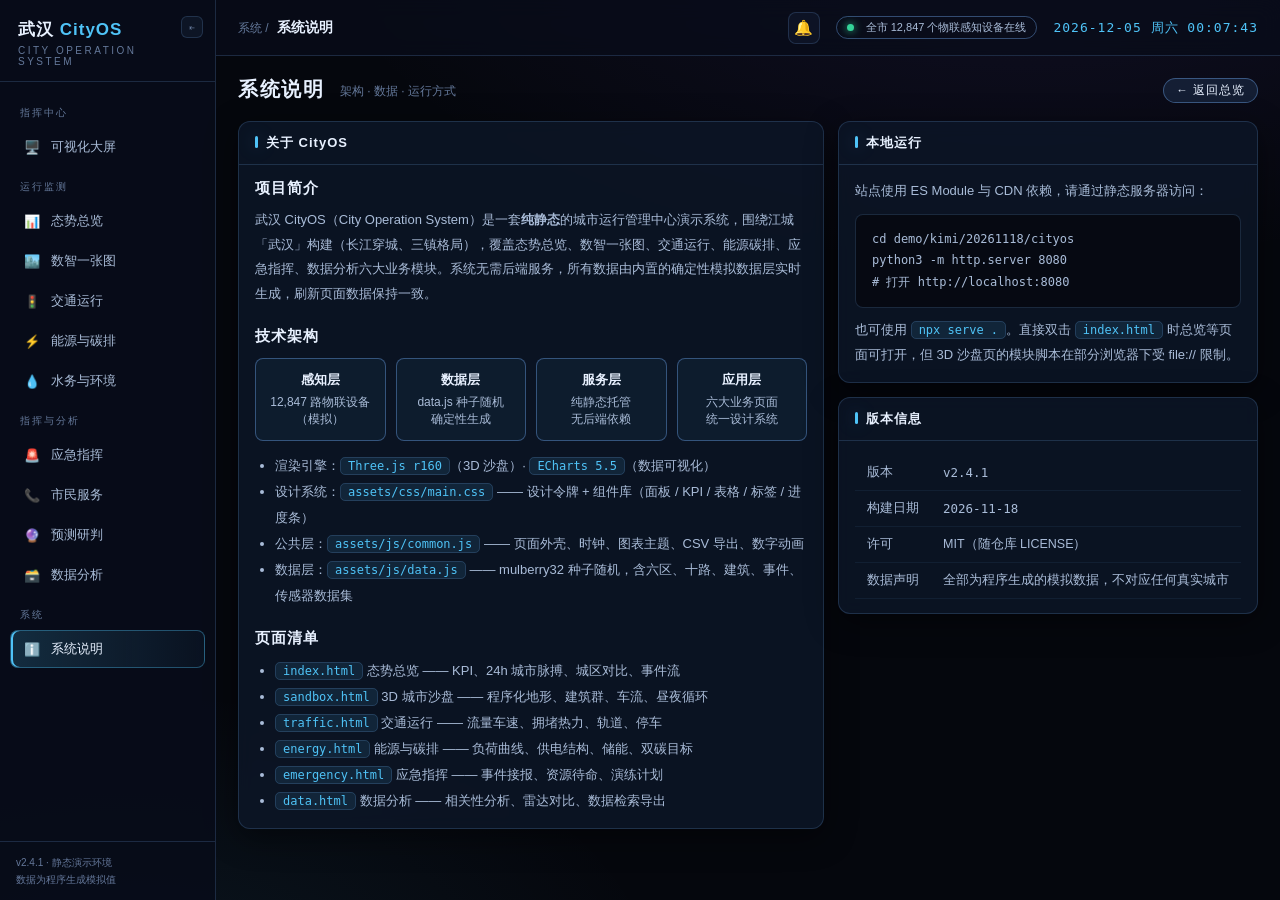
<file: demo/kimi/20261118/cityos/about.html>
<!DOCTYPE html>
<html lang="zh-CN">
<head>
<meta charset="UTF-8" />
<meta name="viewport" content="width=device-width, initial-scale=1.0" />
<title>系统说明 · 武汉 CityOS</title>
<link rel="stylesheet" href="assets/css/main.css" />
<style>
  .doc h3 { font-size: 15px; margin: 20px 0 10px; letter-spacing: 1px; }
  .doc h3:first-child { margin-top: 0; }
  .doc p { color: var(--text-mid); font-size: 13px; line-height: 1.9; }
  .doc ul { color: var(--text-mid); font-size: 13px; line-height: 2; padding-left: 20px; }
  .doc code {
    font-family: var(--mono); font-size: 12px;
    background: rgba(79, 195, 247, 0.1); border: 1px solid var(--border);
    border-radius: 5px; padding: 1px 7px; color: var(--accent);
  }
  .doc pre {
    font-family: var(--mono); font-size: 12px; line-height: 1.8;
    background: rgba(5, 8, 15, 0.8); border: 1px solid var(--border);
    border-radius: var(--radius-s); padding: 14px 16px; overflow-x: auto;
    color: var(--text-mid); margin: 10px 0;
  }
  .arch { display: grid; grid-template-columns: repeat(4, 1fr); gap: 10px; margin: 12px 0; }
  .arch .layer {
    border: 1px solid var(--border-strong); border-radius: var(--radius-s);
    padding: 12px; text-align: center; font-size: 12px; color: var(--text-mid);
    background: rgba(79, 195, 247, 0.05);
  }
  .arch .layer b { display: block; color: var(--text-hi); margin-bottom: 5px; font-size: 13px; }
  @media (max-width: 900px) { .arch { grid-template-columns: repeat(2, 1fr); } }
</style>
</head>
<body>
<div class="layout">
  <aside class="sidebar" id="sidebar"></aside>
  <div class="main">
    <header class="topbar" id="topbar"></header>
    <main class="page">

      <div class="page-head">
        <h2>系统说明</h2>
        <span class="desc">架构 · 数据 · 运行方式</span>
        <div class="actions"><a class="btn sm" href="index.html">← 返回总览</a></div>
      </div>

      <div class="grid g-21">
        <div class="panel">
          <div class="p-head"><span class="p-title">关于 CityOS</span></div>
          <div class="p-body doc">
            <h3>项目简介</h3>
            <p>武汉 CityOS（City Operation System）是一套<b>纯静态</b>的城市运行管理中心演示系统，围绕江城「武汉」构建（长江穿城、三镇格局），覆盖态势总览、数智一张图、交通运行、能源碳排、应急指挥、数据分析六大业务模块。系统无需后端服务，所有数据由内置的确定性模拟数据层实时生成，刷新页面数据保持一致。</p>

            <h3>技术架构</h3>
            <div class="arch">
              <div class="layer"><b>感知层</b>12,847 路物联设备<br/>（模拟）</div>
              <div class="layer"><b>数据层</b>data.js 种子随机<br/>确定性生成</div>
              <div class="layer"><b>服务层</b>纯静态托管<br/>无后端依赖</div>
              <div class="layer"><b>应用层</b>六大业务页面<br/>统一设计系统</div>
            </div>
            <ul>
              <li>渲染引擎：<code>Three.js r160</code>（3D 沙盘）· <code>ECharts 5.5</code>（数据可视化）</li>
              <li>设计系统：<code>assets/css/main.css</code> —— 设计令牌 + 组件库（面板 / KPI / 表格 / 标签 / 进度条）</li>
              <li>公共层：<code>assets/js/common.js</code> —— 页面外壳、时钟、图表主题、CSV 导出、数字动画</li>
              <li>数据层：<code>assets/js/data.js</code> —— mulberry32 种子随机，含六区、十路、建筑、事件、传感器数据集</li>
            </ul>

            <h3>页面清单</h3>
            <ul>
              <li><code>index.html</code> 态势总览 —— KPI、24h 城市脉搏、城区对比、事件流</li>
              <li><code>sandbox.html</code> 3D 城市沙盘 —— 程序化地形、建筑群、车流、昼夜循环</li>
              <li><code>traffic.html</code> 交通运行 —— 流量车速、拥堵热力、轨道、停车</li>
              <li><code>energy.html</code> 能源与碳排 —— 负荷曲线、供电结构、储能、双碳目标</li>
              <li><code>emergency.html</code> 应急指挥 —— 事件接报、资源待命、演练计划</li>
              <li><code>data.html</code> 数据分析 —— 相关性分析、雷达对比、数据检索导出</li>
            </ul>
          </div>
        </div>

        <div>
          <div class="panel">
            <div class="p-head"><span class="p-title">本地运行</span></div>
            <div class="p-body doc">
              <p>站点使用 ES Module 与 CDN 依赖，请通过静态服务器访问：</p>
              <pre>cd demo/kimi/20261118/cityos
python3 -m http.server 8080
# 打开 http://localhost:8080</pre>
              <p>也可使用 <code>npx serve .</code>。直接双击 <code>index.html</code> 时总览等页面可打开，但 3D 沙盘页的模块脚本在部分浏览器下受 file:// 限制。</p>
            </div>
          </div>
          <div class="panel mt">
            <div class="p-head"><span class="p-title">版本信息</span></div>
            <div class="p-body">
              <table class="tbl">
                <tbody>
                  <tr><td class="dim">版本</td><td class="mono">v2.4.1</td></tr>
                  <tr><td class="dim">构建日期</td><td class="mono">2026-11-18</td></tr>
                  <tr><td class="dim">许可</td><td>MIT（随仓库 LICENSE）</td></tr>
                  <tr><td class="dim">数据声明</td><td class="dim">全部为程序生成的模拟数据，不对应任何真实城市</td></tr>
                </tbody>
              </table>
            </div>
          </div>
        </div>
      </div>

    </main>
  </div>
</div>

<script src="assets/js/data.js"></script>
<script src="assets/js/common.js"></script>
<script>CityOS.mount('about');</script>
</body>
</html>
</file>
<file: demo/kimi/20261118/cityos/assets/css/main.css>
/* ============================================================
 * CityOS 设计系统 · main.css
 * 武汉城市运行管理中心 —— 统一视觉语言
 * ============================================================ */

/* ---------- 设计令牌 ---------- */
:root {
  /* 色彩 */
  --bg-deep: #05070d;
  --bg-base: #0a1020;
  --bg-panel: rgba(13, 22, 40, 0.82);
  --bg-panel-solid: #0d1628;
  --bg-hover: rgba(79, 195, 247, 0.08);
  --border: rgba(120, 180, 255, 0.18);
  --border-strong: rgba(120, 180, 255, 0.38);
  --text-hi: #e8f1ff;
  --text-mid: #a9bcd8;
  --text-low: #64789a;
  --accent: #4fc3f7;
  --accent-2: #7c5cff;
  --ok: #34d399;
  --warn: #fbbf24;
  --danger: #f87171;
  --info: #60a5fa;
  /* 尺寸 */
  --sidebar-w: 216px;
  --topbar-h: 56px;
  --radius-s: 8px;
  --radius-m: 12px;
  --radius-l: 16px;
  /* 字体 */
  --font: "PingFang SC", "Microsoft YaHei", "Segoe UI", "Helvetica Neue", sans-serif;
  --mono: "SF Mono", "JetBrains Mono", "Consolas", monospace;
  /* 阴影 */
  --shadow: 0 8px 32px rgba(0, 0, 0, 0.45);
  --glow-accent: 0 0 18px rgba(79, 195, 247, 0.35);
}

* { margin: 0; padding: 0; box-sizing: border-box; }
html, body { height: 100%; }
body {
  background:
    radial-gradient(1200px 600px at 80% -10%, rgba(124, 92, 255, 0.10), transparent 60%),
    radial-gradient(900px 500px at 10% 110%, rgba(79, 195, 247, 0.08), transparent 60%),
    var(--bg-deep);
  color: var(--text-hi);
  font-family: var(--font);
  font-size: 14px;
  overflow-x: hidden;
}
a { color: var(--accent); text-decoration: none; }
::-webkit-scrollbar { width: 8px; height: 8px; }
::-webkit-scrollbar-thumb { background: rgba(120, 180, 255, 0.22); border-radius: 4px; }
::-webkit-scrollbar-track { background: transparent; }

/* ---------- 布局骨架 ---------- */
.layout { display: flex; min-height: 100vh; }

.sidebar {
  width: var(--sidebar-w); flex-shrink: 0;
  background: rgba(8, 13, 26, 0.92);
  border-right: 1px solid var(--border);
  display: flex; flex-direction: column;
  position: sticky; top: 0; height: 100vh;
  z-index: 50;
}
.sidebar .brand {
  padding: 18px 18px 14px;
  border-bottom: 1px solid var(--border);
}
.sidebar .brand .name { font-size: 17px; font-weight: 700; letter-spacing: 1px; }
.sidebar .brand .name em { color: var(--accent); font-style: normal; }
.sidebar .brand .sub { font-size: 10px; color: var(--text-low); letter-spacing: 2.5px; margin-top: 4px; text-transform: uppercase; }
.sidebar nav { flex: 1; padding: 12px 10px; overflow-y: auto; }
.sidebar .nav-group { font-size: 10px; color: var(--text-low); letter-spacing: 2px; padding: 12px 10px 6px; }
.sidebar .nav-item {
  display: flex; align-items: center; gap: 10px;
  padding: 9px 12px; margin: 2px 0;
  border-radius: var(--radius-s);
  color: var(--text-mid); font-size: 13px;
  cursor: pointer; transition: all 0.15s ease;
  border: 1px solid transparent;
}
.sidebar .nav-item:hover { background: var(--bg-hover); color: var(--text-hi); }
.sidebar .nav-item.active {
  background: linear-gradient(90deg, rgba(79, 195, 247, 0.18), rgba(79, 195, 247, 0.04));
  border-color: rgba(79, 195, 247, 0.35);
  color: var(--text-hi);
  box-shadow: inset 2px 0 0 var(--accent);
}
.sidebar .nav-item .ico { width: 18px; text-align: center; }
.sidebar .foot { padding: 12px 16px; border-top: 1px solid var(--border); font-size: 10px; color: var(--text-low); line-height: 1.7; }

/* 侧栏折叠态 */
.sidebar { transition: width 0.25s ease; }
.sidebar .brand { position: relative; }
.sb-toggle {
  position: absolute; top: 16px; right: 12px;
  width: 22px; height: 22px; border-radius: 6px; cursor: pointer;
  border: 1px solid var(--border); background: rgba(120, 180, 255, 0.06);
  color: var(--text-low); font-size: 11px; line-height: 1;
  transition: all 0.15s;
}
.sb-toggle:hover { color: var(--accent); border-color: var(--border-strong); }
body.sb-collapsed .sidebar { width: 60px; }
body.sb-collapsed .sidebar .brand { padding: 16px 0 12px; text-align: center; }
body.sb-collapsed .sidebar .brand .name { font-size: 0; letter-spacing: 0; }
body.sb-collapsed .sidebar .brand .name::before { content: "🏙️"; font-size: 20px; }
body.sb-collapsed .sidebar .brand .sub,
body.sb-collapsed .sidebar .nav-group,
body.sb-collapsed .sidebar .nav-item .lbl,
body.sb-collapsed .sidebar .foot { display: none; }
body.sb-collapsed .sb-toggle { top: auto; bottom: -26px; right: 50%; transform: translateX(50%); }
body.sb-collapsed .sidebar .nav-item { justify-content: center; padding: 10px 0; }
body.sb-collapsed .sidebar .nav-item .ico { width: auto; font-size: 15px; }
body.sb-collapsed .sidebar nav { padding: 26px 8px 12px; }

/* 页面进入过渡 */
.page { animation: pageIn 0.35s ease both; }
@keyframes pageIn { from { opacity: 0; transform: translateY(8px); } to { opacity: 1; transform: none; } }

.main { flex: 1; min-width: 0; display: flex; flex-direction: column; }

.topbar {
  height: var(--topbar-h); flex-shrink: 0;
  display: flex; align-items: center; gap: 16px;
  padding: 0 22px;
  background: rgba(8, 13, 26, 0.75);
  border-bottom: 1px solid var(--border);
  backdrop-filter: blur(10px);
  position: sticky; top: 0; z-index: 40;
}
.topbar .crumb { font-size: 14px; font-weight: 600; }
.topbar .crumb .path { color: var(--text-low); font-weight: 400; margin-right: 8px; font-size: 12px; }
.topbar .spacer { flex: 1; }
.topbar .clock { font-family: var(--mono); font-size: 13px; color: var(--accent); letter-spacing: 1px; }
.topbar .badge-env {
  font-size: 11px; padding: 3px 10px; border-radius: 999px;
  border: 1px solid var(--border-strong); color: var(--text-mid);
  display: flex; align-items: center; gap: 6px;
}
.topbar .badge-env .dot { width: 7px; height: 7px; border-radius: 50%; background: var(--ok); box-shadow: 0 0 8px var(--ok); animation: pulse 2s infinite; }
@keyframes pulse { 50% { opacity: 0.4; } }

.page { padding: 20px 22px 32px; flex: 1; }

/* ---------- 通用组件 ---------- */
.panel {
  background: var(--bg-panel);
  border: 1px solid var(--border);
  border-radius: var(--radius-m);
  backdrop-filter: blur(8px);
  box-shadow: var(--shadow);
  display: flex; flex-direction: column;
  min-width: 0;
}
.panel > .p-head {
  display: flex; align-items: center; gap: 10px;
  padding: 12px 16px;
  border-bottom: 1px solid var(--border);
  flex-shrink: 0;
}
.panel > .p-head .p-title { font-size: 13px; font-weight: 600; letter-spacing: 1px; }
.panel > .p-head .p-title::before {
  content: ""; display: inline-block; width: 3px; height: 12px;
  background: var(--accent); border-radius: 2px;
  margin-right: 8px; vertical-align: -1px;
  box-shadow: var(--glow-accent);
}
.panel > .p-head .p-extra { margin-left: auto; font-size: 11px; color: var(--text-low); }
.panel > .p-body { padding: 14px 16px; flex: 1; min-height: 0; }
.panel > .p-body.flush { padding: 0; }

/* 网格工具 */
.grid { display: grid; gap: 14px; }
.g-2 { grid-template-columns: repeat(2, 1fr); }
.g-3 { grid-template-columns: repeat(3, 1fr); }
.g-4 { grid-template-columns: repeat(4, 1fr); }
.g-6 { grid-template-columns: repeat(6, 1fr); }
.g-23 { grid-template-columns: 2fr 3fr; }
.g-32 { grid-template-columns: 3fr 2fr; }
.g-21 { grid-template-columns: 2fr 1fr; }
.g-12 { grid-template-columns: 1fr 2fr; }
.span-2 { grid-column: span 2; }
.span-3 { grid-column: span 3; }
@media (max-width: 1200px) {
  .g-4 { grid-template-columns: repeat(2, 1fr); }
  .g-6 { grid-template-columns: repeat(3, 1fr); }
  .g-23, .g-32, .g-21, .g-12 { grid-template-columns: 1fr; }
  .span-2, .span-3 { grid-column: span 1; }
}

/* KPI 卡 */
.kpi {
  padding: 14px 16px;
  position: relative; overflow: hidden;
}
.kpi .k-label { font-size: 12px; color: var(--text-mid); display: flex; align-items: center; gap: 6px; }
.kpi .k-value {
  font-family: var(--mono); font-size: 26px; font-weight: 700;
  margin-top: 8px; letter-spacing: 0.5px;
}
.kpi .k-value .unit { font-size: 12px; color: var(--text-low); margin-left: 4px; font-weight: 400; }
.kpi .k-trend { font-size: 11px; margin-top: 6px; display: flex; align-items: center; gap: 5px; }
.kpi .k-trend.up { color: var(--ok); }
.kpi .k-trend.down { color: var(--danger); }
.kpi .k-trend.flat { color: var(--text-low); }
.kpi .k-spark { position: absolute; right: 0; bottom: 0; left: 0; height: 34px; opacity: 0.55; pointer-events: none; }

/* 表格 */
.tbl { width: 100%; border-collapse: collapse; font-size: 12.5px; }
.tbl th {
  text-align: left; padding: 9px 12px; color: var(--text-low);
  font-weight: 500; font-size: 11px; letter-spacing: 1px;
  border-bottom: 1px solid var(--border);
  position: sticky; top: 0; background: var(--bg-panel-solid); z-index: 2;
  white-space: nowrap;
}
.tbl td { padding: 9px 12px; border-bottom: 1px solid rgba(120, 180, 255, 0.07); color: var(--text-mid); white-space: nowrap; }
.tbl tbody tr { transition: background 0.12s; }
.tbl tbody tr:hover { background: var(--bg-hover); }
.tbl .num { font-family: var(--mono); text-align: right; }
.tbl-wrap { overflow: auto; }

/* 标签 */
.tag {
  display: inline-flex; align-items: center; gap: 4px;
  font-size: 11px; padding: 2px 9px; border-radius: 999px;
  border: 1px solid; line-height: 1.6; white-space: nowrap;
}
.tag.ok { color: var(--ok); border-color: rgba(52, 211, 153, 0.4); background: rgba(52, 211, 153, 0.08); }
.tag.warn { color: var(--warn); border-color: rgba(251, 191, 36, 0.4); background: rgba(251, 191, 36, 0.08); }
.tag.danger { color: var(--danger); border-color: rgba(248, 113, 113, 0.4); background: rgba(248, 113, 113, 0.08); }
.tag.info { color: var(--info); border-color: rgba(96, 165, 250, 0.4); background: rgba(96, 165, 250, 0.08); }
.tag.mute { color: var(--text-low); border-color: var(--border); background: transparent; }

/* 进度条 */
.bar { height: 6px; border-radius: 3px; background: rgba(120, 180, 255, 0.12); overflow: hidden; }
.bar > i { display: block; height: 100%; border-radius: 3px; background: linear-gradient(90deg, var(--accent), var(--accent-2)); transition: width 0.6s ease; }
.bar.ok > i { background: linear-gradient(90deg, #34d399, #4fc3f7); }
.bar.warn > i { background: linear-gradient(90deg, #fbbf24, #fb923c); }
.bar.danger > i { background: linear-gradient(90deg, #f87171, #ef4444); }

/* 按钮 */
.btn {
  font-family: var(--font); font-size: 12.5px; letter-spacing: 1px;
  padding: 7px 16px; border-radius: 999px; cursor: pointer;
  border: 1px solid var(--border-strong);
  background: rgba(30, 50, 80, 0.5); color: var(--text-hi);
  transition: all 0.16s ease;
}
.btn:hover { border-color: var(--accent); background: rgba(79, 195, 247, 0.18); }
.btn.active { background: rgba(79, 195, 247, 0.3); border-color: var(--accent); }
.btn.sm { padding: 4px 12px; font-size: 11.5px; }

/* 分段选择器 */
.seg { display: inline-flex; border: 1px solid var(--border-strong); border-radius: 999px; overflow: hidden; }
.seg button {
  font-family: var(--font); border: none; background: transparent; color: var(--text-mid);
  font-size: 11.5px; padding: 5px 14px; cursor: pointer; transition: all 0.14s;
}
.seg button.active { background: rgba(79, 195, 247, 0.28); color: #fff; }

/* 滚动列表 */
.feed { display: flex; flex-direction: column; }
.feed .item {
  display: flex; gap: 10px; padding: 10px 4px;
  border-bottom: 1px solid rgba(120, 180, 255, 0.07);
  font-size: 12.5px; align-items: flex-start;
}
.feed .item:last-child { border-bottom: none; }
.feed .t { font-family: var(--mono); color: var(--text-low); font-size: 11px; flex-shrink: 0; padding-top: 2px; width: 46px; }
.feed .txt { color: var(--text-mid); line-height: 1.55; flex: 1; }
.feed .txt b { color: var(--text-hi); font-weight: 600; }

/* 图表容器 */
.chart { width: 100%; min-height: 240px; }
.chart.tall { min-height: 320px; }
.chart.short { min-height: 170px; }

/* 页面标题区 */
.page-head { display: flex; align-items: flex-end; gap: 16px; margin-bottom: 18px; flex-wrap: wrap; }
.page-head h2 { font-size: 20px; letter-spacing: 1.5px; font-weight: 700; }
.page-head .desc { color: var(--text-low); font-size: 12px; padding-bottom: 3px; }
.page-head .actions { margin-left: auto; display: flex; gap: 10px; align-items: center; }

/* 状态点 */
.dot { display: inline-block; width: 8px; height: 8px; border-radius: 50%; margin-right: 6px; vertical-align: 0; }
.dot.ok { background: var(--ok); box-shadow: 0 0 6px var(--ok); }
.dot.warn { background: var(--warn); box-shadow: 0 0 6px var(--warn); }
.dot.danger { background: var(--danger); box-shadow: 0 0 6px var(--danger); }
.dot.info { background: var(--info); box-shadow: 0 0 6px var(--info); }

/* 行进入动画（实时事件插入） */
@keyframes rowIn { from { background: rgba(79, 195, 247, 0.25); } to { background: transparent; } }

/* 空状态 */
.empty { color: var(--text-low); font-size: 12px; text-align: center; padding: 28px 0; }

/* 工具 */
.mono { font-family: var(--mono); }
.dim { color: var(--text-low); }
.mt { margin-top: 14px; }
.mb { margin-bottom: 14px; }
.flex { display: flex; align-items: center; gap: 10px; }
.flex-between { display: flex; align-items: center; justify-content: space-between; gap: 10px; }
.wrap { flex-wrap: wrap; }

/* ---------- 全局告警中心 ---------- */
.alert-bell {
  position: relative; cursor: pointer; font-size: 15px;
  width: 32px; height: 32px; border-radius: 8px;
  display: flex; align-items: center; justify-content: center;
  border: 1px solid var(--border); background: rgba(120, 180, 255, 0.05);
  transition: border-color 0.2s, background 0.2s; user-select: none;
}
.alert-bell:hover { border-color: var(--border-strong); background: rgba(120, 180, 255, 0.12); }
.alert-bell.alarm { animation: bellShake 0.5s ease; border-color: var(--danger); }
@keyframes bellShake {
  0%, 100% { transform: rotate(0); }
  20% { transform: rotate(14deg); } 40% { transform: rotate(-12deg); }
  60% { transform: rotate(8deg); } 80% { transform: rotate(-6deg); }
}
.alert-badge {
  position: absolute; top: -6px; right: -6px; min-width: 17px; height: 17px;
  border-radius: 999px; background: var(--danger); color: #fff;
  font-size: 10px; font-weight: 700; line-height: 17px; text-align: center;
  padding: 0 4px; font-family: var(--mono); display: none;
  box-shadow: 0 0 8px rgba(248, 113, 113, 0.7);
}
.alert-badge.show { display: block; animation: badgePop 0.3s ease; }
@keyframes badgePop { 0% { transform: scale(0.3); } 70% { transform: scale(1.25); } 100% { transform: scale(1); } }

.alert-panel {
  position: fixed; top: calc(var(--topbar-h) + 6px); right: 18px; width: 380px;
  max-height: 480px; display: none; flex-direction: column; z-index: 200;
  background: rgba(10, 17, 32, 0.96); border: 1px solid var(--border-strong);
  border-radius: 10px; box-shadow: 0 18px 50px rgba(0, 0, 0, 0.55);
  backdrop-filter: blur(14px); overflow: hidden;
}
.alert-panel.open { display: flex; animation: panelIn 0.22s ease; }
@keyframes panelIn { from { opacity: 0; transform: translateY(-8px); } to { opacity: 1; transform: none; } }
.alert-panel .ap-head {
  padding: 12px 14px; border-bottom: 1px solid var(--border);
  display: flex; align-items: center; justify-content: space-between;
  font-size: 13px; font-weight: 600; letter-spacing: 1px;
}
.alert-panel .ap-head .clear-btn {
  font-size: 11px; color: var(--accent); cursor: pointer; font-weight: 400;
  padding: 2px 8px; border-radius: 4px; border: 1px solid transparent;
}
.alert-panel .ap-head .clear-btn:hover { border-color: var(--border-strong); }
.alert-panel .ap-list { overflow-y: auto; flex: 1; }
.alert-row {
  display: flex; gap: 8px; align-items: center; padding: 9px 14px;
  font-size: 12px; border-bottom: 1px dashed rgba(120, 180, 255, 0.1);
  cursor: pointer; transition: background 0.15s;
}
.alert-row:hover { background: rgba(120, 180, 255, 0.06); }
.alert-row .t { font-family: var(--mono); color: var(--text-low); font-size: 11px; flex-shrink: 0; }
.alert-row .m { color: var(--text-mid); flex: 1; overflow: hidden; text-overflow: ellipsis; white-space: nowrap; }
.alert-row.unread .m { color: var(--text-hi); font-weight: 600; }
.alert-row.unread::before {
  content: ""; width: 6px; height: 6px; border-radius: 50%; flex-shrink: 0;
  background: var(--danger); box-shadow: 0 0 6px var(--danger);
}
.alert-panel .ap-empty { padding: 26px; text-align: center; color: var(--text-low); font-size: 12px; }

/* 打印友好（报表页） */
@media print {
  .sidebar, .topbar, .page-head .actions, .alert-panel { display: none !important; }
  body { background: #fff; color: #111; }
  .panel { border: 1px solid #ccc; box-shadow: none; }
}
</file>
